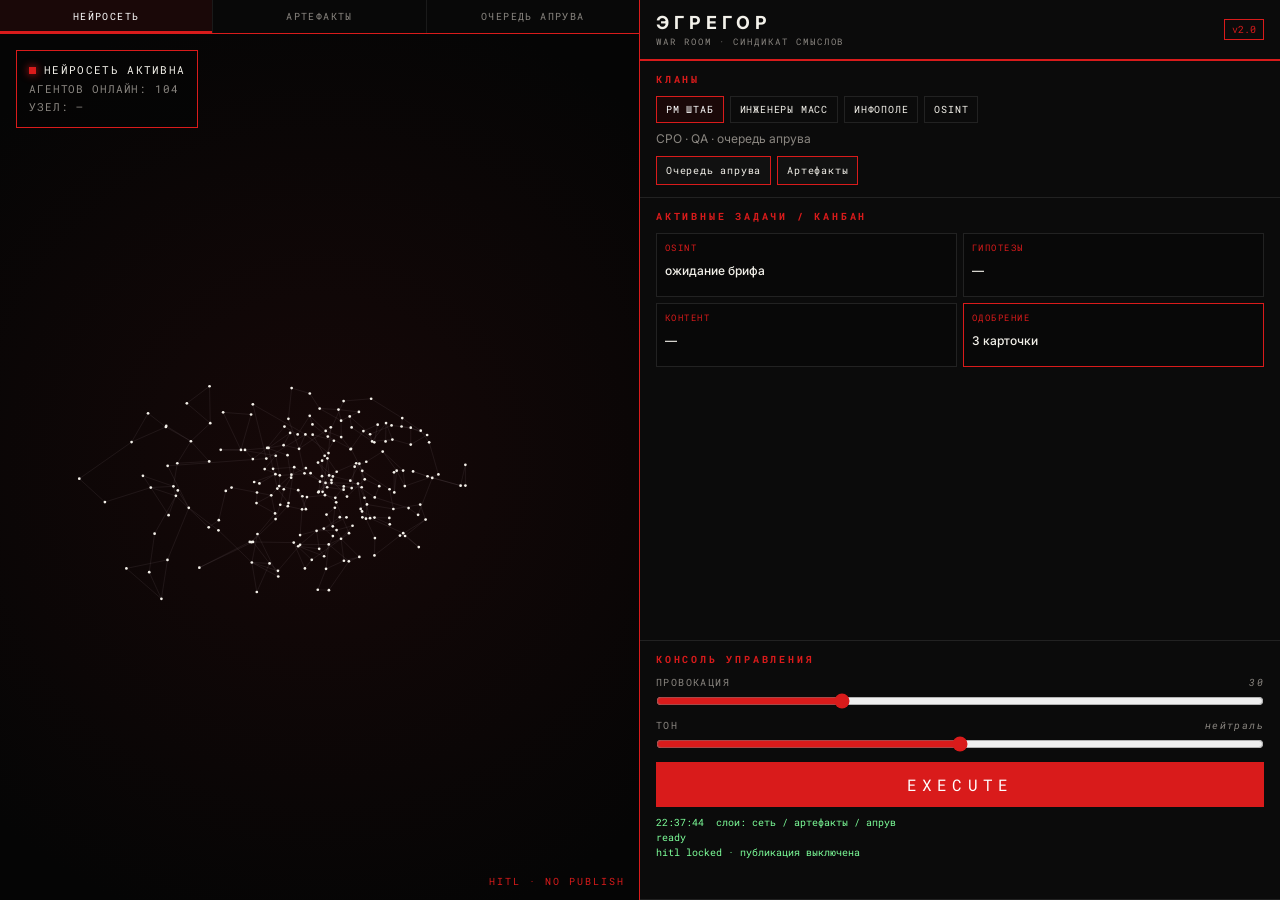
<file: frontend/index.html>
<!DOCTYPE html>
<html lang="ru">
<head>
  <meta charset="UTF-8">
  <meta name="viewport" content="width=device-width, initial-scale=1, user-scalable=no">
  <title>EGREGOR // WAR ROOM</title>
  <link rel="preconnect" href="https://fonts.googleapis.com">
  <link href="https://fonts.googleapis.com/css2?family=Inter:wght@400;600;700&family=Roboto+Mono:wght@400;600&display=swap" rel="stylesheet">
  <link rel="stylesheet" href="css/style.css">
</head>
<body>
  <div class="stage">
    <section id="brain-container">
      <nav class="view-tabs" id="view-tabs">
        <button type="button" class="vtab on" data-view="net">НЕЙРОСЕТЬ</button>
        <button type="button" class="vtab" data-view="art">АРТЕФАКТЫ</button>
        <button type="button" class="vtab" data-view="ok">ОЧЕРЕДЬ АПРУВА</button>
      </nav>
      <div class="view on" id="view-net">
        <canvas id="brain"></canvas>
        <div class="hud">
          <div class="hud-row"><span class="dot"></span><span>НЕЙРОСЕТЬ АКТИВНА</span></div>
          <div class="hud-row dim">АГЕНТОВ ОНЛАЙН: 104</div>
          <div class="hud-row dim" id="hud-pick">УЗЕЛ: —</div>
        </div>
        <div class="hud-br">HITL · NO PUBLISH</div>
      </div>
      <div class="view" id="view-art">
        <article class="artifact">
          <p class="art-kicker">АРТЕФАКТ · OSINT · DRAFT</p>
          <h1>ОТЧЕТ OSINT: Анализ инфополя</h1>
          <p class="art-meta">CMP-1000 · статус pending_approval · источники только открытые</p>
          <h2>1. Поле</h2>
          <p>Заглушка. Здесь будет многостраничный отчёт клана OSINT: заголовки волны, кто уже сказал, какие рамки заняты, где дыра для своего инфоповода.</p>
          <h2>2. Факт / версия / гипотеза</h2>
          <ul>
            <li><b>Факт.</b> Повестка фрагментирована. Единого героя недели нет.</li>
            <li><b>Версия.</b> Площадка может встроиться через культурный жест, не через прямой оффер.</li>
            <li><b>Гипотеза.</b> Короткий абсурдный формат держит внимание лучше, чем манифест.</li>
          </ul>
          <h2>3. Вывод для штаба</h2>
          <p>Не публиковать. Отчёт — чтение Командующего. Следующий артефакт: ТЗ шоураннера и карточка Трикстера в очереди апрува.</p>
        </article>
      </div>
      <div class="view" id="view-ok">
        <div class="queue">
          <article class="qcard" data-task="trick">
            <span>MEDIA_PR · ТРИКСТЕР</span>
            <h3>Утвердить стратегию Трикстера</h3>
            <p>Три инфоповода, без фейкового запрета властей. Ждёт человека.</p>
            <div class="qbtns">
              <button type="button" class="approve" data-act="approve">УТВЕРДИТЬ (APPROVE)</button>
              <button type="button" class="reject" data-act="reject">ОТКЛОНИТЬ (REJECT)</button>
            </div>
          </article>
          <article class="qcard" data-task="cpo">
            <span>PM_HUB · ОРКЕСТРАТОР</span>
            <h3>Проверить медиа-план Оркестратора</h3>
            <p>Critical Path на 14 дней. Публикации в плане нет — только черновики.</p>
            <div class="qbtns">
              <button type="button" class="approve" data-act="approve">УТВЕРДИТЬ (APPROVE)</button>
              <button type="button" class="reject" data-act="reject">ОТКЛОНИТЬ (REJECT)</button>
            </div>
          </article>
          <article class="qcard" data-task="osint">
            <span>OSINT · ОТЧЁТ</span>
            <h3>Принять отчёт «Анализ инфополя»</h3>
            <p>Открыть слой АРТЕФАКТЫ, прочитать, затем решить здесь.</p>
            <div class="qbtns">
              <button type="button" class="approve" data-act="approve">УТВЕРДИТЬ (APPROVE)</button>
              <button type="button" class="reject" data-act="reject">ОТКЛОНИТЬ (REJECT)</button>
            </div>
          </article>
        </div>
      </div>
    </section>
    <section id="control-panel">
      <header class="cp-head">
        <div><h1>ЭГРЕГОР</h1><p>WAR ROOM · СИНДИКАТ СМЫСЛОВ</p></div>
        <span class="badge">v2.0</span>
      </header>
      <div class="block">
        <h2>КЛАНЫ</h2>
        <div class="tabs" id="clans">
          <button class="tab on" data-clan="pm">PM ШТАБ</button>
          <button class="tab" data-clan="mass">ИНЖЕНЕРЫ МАСС</button>
          <button class="tab" data-clan="info">ИНФОПОЛЕ</button>
          <button class="tab" data-clan="osint">OSINT</button>
        </div>
        <p class="clan-note" id="clan-note">CPO · QA · очередь апрува</p>
        <div class="pm-actions">
          <button type="button" data-view="ok">Очередь апрува</button>
          <button type="button" data-view="art">Артефакты</button>
        </div>
      </div>
      <div class="block grow">
        <h2>АКТИВНЫЕ ЗАДАЧИ / КАНБАН</h2>
        <div class="kanban">
          <div class="kcol"><span>OSINT</span><b id="k-osint">ожидание брифа</b></div>
          <div class="kcol"><span>ГИПОТЕЗЫ</span><b id="k-hyp">—</b></div>
          <div class="kcol"><span>КОНТЕНТ</span><b id="k-cnt">—</b></div>
          <div class="kcol wait"><span>ОДОБРЕНИЕ</span><b id="k-ok">3 карточки</b></div>
        </div>
      </div>
      <div class="block">
        <h2>КОНСОЛЬ УПРАВЛЕНИЯ</h2>
        <div class="meters">
          <label>ПРОВОКАЦИЯ <i id="v-prov">30</i></label>
          <input id="prov" type="range" min="0" max="100" value="30">
          <label>ТОН <i id="v-tone">нейтраль</i></label>
          <input id="tone" type="range" min="0" max="100" value="50">
        </div>
        <button id="execute" type="button">EXECUTE</button>
        <pre id="log">ready
hitl locked · публикация выключена</pre>
      </div>
    </section>
  </div>
  <script src="js/app.js"></script>
</body>
</html>
</file>
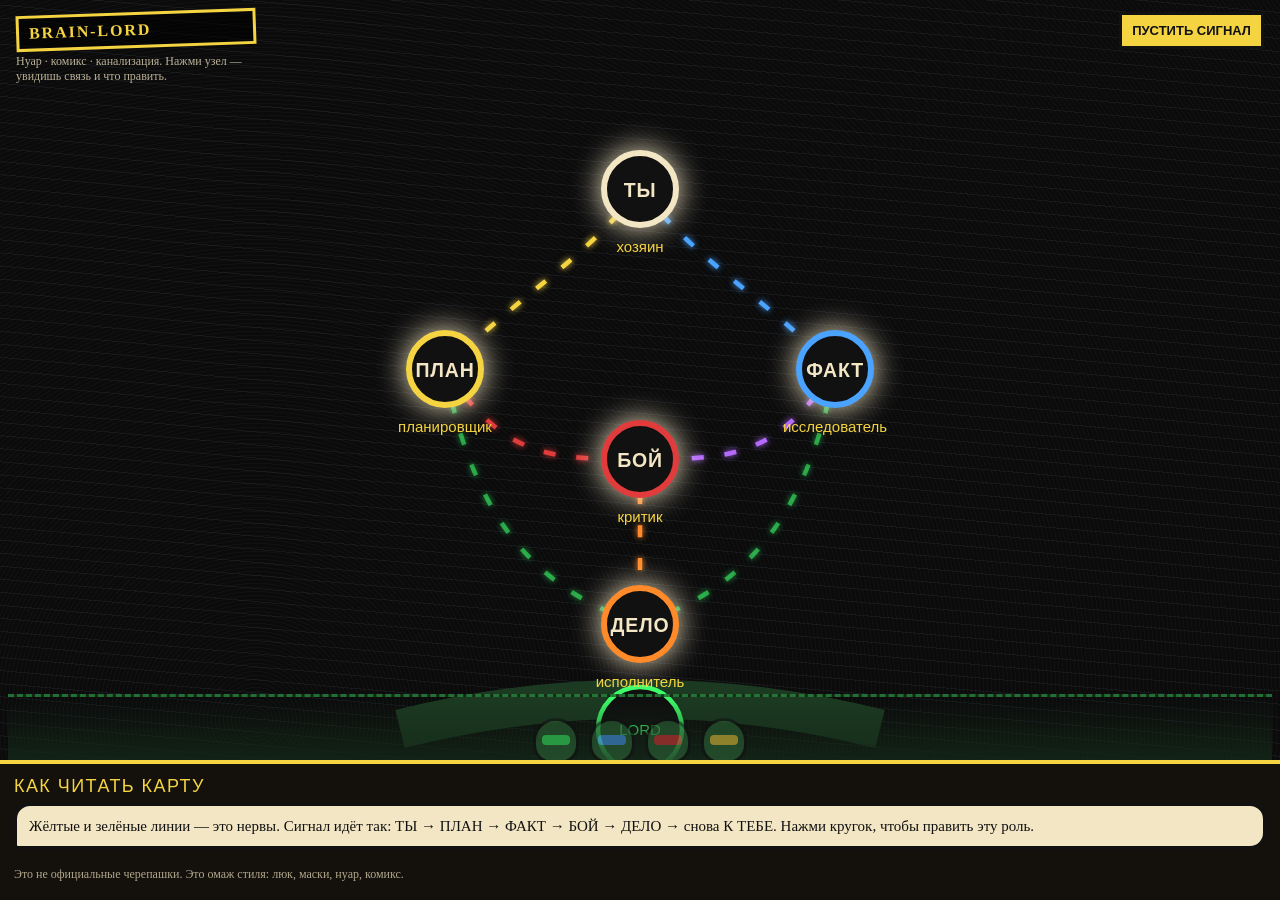
<file: docs/brain.html>
<!DOCTYPE html>
<html lang="ru">
<head>
<meta charset="UTF-8">
<meta name="viewport" content="width=device-width, initial-scale=1, viewport-fit=cover">
<title>BRAIN-LORD // КАРТА СВЯЗЕЙ</title>
<style>
  :root {
    --ink: #0b0b0c;
    --paper: #f3e6c4;
    --yell: #f5d442;
    --ooze: #3dff6a;
    --blood: #e23b3b;
    --blue: #4aa3ff;
    --purple: #b56bff;
    --orange: #ff8a2a;
  }
  * { box-sizing: border-box; }
  html, body { margin: 0; height: 100%; background: var(--ink); color: var(--paper); font-family: Georgia, "Times New Roman", serif; }
  body {
    background:
      radial-gradient(900px 500px at 50% 115%, rgba(61,255,106,.12), transparent 55%),
      repeating-radial-gradient(circle at 20% 80%, #111 0 1px, #0b0b0c 1px 4px),
      #0b0b0c;
    overflow: hidden;
  }
  .rain {
    pointer-events: none; position: fixed; inset: 0; opacity: .18;
    background: repeating-linear-gradient(185deg, transparent 0 12px, rgba(180,220,255,.35) 12px 13px);
    animation: rain 1.1s linear infinite;
  }
  @keyframes rain { to { transform: translateY(24px); } }
  header {
    position: relative; z-index: 3; padding: 12px 16px 0;
    display: flex; justify-content: space-between; align-items: flex-start; gap: 10px;
  }
  .stamp {
    border: 3px solid var(--yell); color: var(--yell); padding: 6px 10px;
    font-weight: 900; letter-spacing: .12em; text-transform: uppercase;
    transform: rotate(-2deg); background: rgba(0,0,0,.55);
  }
  .sub { font-size: 12px; opacity: .75; margin-top: 6px; max-width: 240px; }
  .stage { position: relative; height: calc(100vh - 210px); min-height: 420px; }
  svg.map { width: 100%; height: 100%; }
  .node {
    cursor: pointer;
  }
  .node circle.core {
    stroke-width: 4; filter: drop-shadow(0 0 10px currentColor);
  }
  .pulse { stroke-dasharray: 8 14; animation: dash 1.6s linear infinite; }
  @keyframes dash { to { stroke-dashoffset: -44; } }
  .label {
    fill: var(--paper); font-size: 13px; font-weight: 700; text-anchor: middle;
    font-family: Arial Black, Impact, sans-serif; letter-spacing: .04em;
  }
  .role { fill: var(--yell); font-size: 10px; text-anchor: middle; font-family: Arial, sans-serif; }
  .sewer {
    position: absolute; left: 8px; right: 8px; bottom: 8px; height: 72px; z-index: 1; pointer-events: none;
    background: linear-gradient(transparent, rgba(20,40,24,.9));
    border-top: 3px dashed rgba(61,255,106,.35);
  }
  .turtles {
    position: absolute; bottom: 10px; left: 50%; transform: translateX(-50%);
    display: flex; gap: 10px; z-index: 2; pointer-events: none; opacity: .55;
  }
  .turtle {
    width: 46px; height: 46px; border-radius: 50% 50% 42% 42%;
    border: 3px solid #111; position: relative;
  }
  .turtle:nth-child(1) { background: #2f6b3a; }
  .turtle:nth-child(2) { background: #2f6b3a; }
  .turtle:nth-child(3) { background: #2f6b3a; }
  .turtle:nth-child(4) { background: #2f6b3a; }
  .mask { position: absolute; left: 6px; right: 6px; top: 14px; height: 10px; border-radius: 4px; }
  .panel {
    position: fixed; left: 0; right: 0; bottom: 0; z-index: 5;
    background: #14110c; border-top: 4px solid var(--yell);
    padding: 12px 14px 18px; max-height: 42vh; overflow: auto;
  }
  .bubble {
    background: var(--paper); color: #111; border: 3px solid #111;
    border-radius: 16px 16px 16px 4px; padding: 10px 12px; font-size: 15px; line-height: 1.35;
  }
  .title { color: var(--yell); font-family: Impact, Arial Black, sans-serif; letter-spacing: .08em; margin: 0 0 6px; font-size: 18px; }
  .btns { display: flex; flex-wrap: wrap; gap: 8px; margin-top: 10px; }
  button {
    background: var(--yell); color: #111; border: 3px solid #111; font-weight: 800;
    padding: 8px 10px; font-size: 13px; cursor: pointer;
  }
  button.ghost { background: transparent; color: var(--paper); border-color: #666; }
  .hint { font-size: 12px; opacity: .7; margin-top: 8px; }
  .active-core { animation: throb 1s ease-in-out infinite; }
  @keyframes throb { 50% { r: 28; } }
</style>
</head>
<body>
<div class="rain"></div>
<header>
  <div>
    <div class="stamp">BRAIN-LORD</div>
    <div class="sub">Нуар · комикс · канализация. Нажми узел — увидишь связь и что править.</div>
  </div>
  <button id="play">ПУСТИТЬ СИГНАЛ</button>
</header>

<div class="stage">
  <svg class="map" viewBox="0 0 400 460" aria-label="Карта связей мозга">
    <defs>
      <filter id="glow"><feGaussianBlur stdDeviation="2.2" result="b"/><feMerge><feMergeNode in="b"/><feMergeNode in="SourceGraphic"/></feMerge></filter>
    </defs>
    <path d="M40 430 Q200 390 360 430" fill="none" stroke="#1c3a22" stroke-width="26"/>
    <circle cx="200" cy="430" r="28" fill="#0e0e0e" stroke="#3dff6a" stroke-width="3"/>
    <text x="200" y="434" text-anchor="middle" fill="#3dff6a" font-size="10" font-family="Arial">LORD</text>

    <g fill="none" stroke-width="3" filter="url(#glow)">
      <path id="e1" class="pulse" d="M200 70 C 160 120, 120 140, 70 190" stroke="#f5d442"/>
      <path id="e2" class="pulse" d="M200 70 C 240 120, 280 140, 330 190" stroke="#4aa3ff"/>
      <path id="e3" class="pulse" d="M70 190 C 110 250, 140 250, 200 250" stroke="#e23b3b"/>
      <path id="e4" class="pulse" d="M330 190 C 290 250, 260 250, 200 250" stroke="#b56bff"/>
      <path id="e5" class="pulse" d="M200 250 C 200 300, 200 320, 200 360" stroke="#ff8a2a"/>
      <path id="e6" class="pulse" d="M70 190 C 90 300, 140 340, 200 360" stroke="#3dff6a" opacity=".55"/>
      <path id="e7" class="pulse" d="M330 190 C 310 300, 260 340, 200 360" stroke="#3dff6a" opacity=".55"/>
    </g>

    <g class="node" data-id="you" transform="translate(200,70)">
      <circle class="core" r="24" fill="#111" stroke="#f3e6c4"/>
      <text class="label" y="5">ТЫ</text>
      <text class="role" y="42">хозяин</text>
    </g>
    <g class="node" data-id="planner" transform="translate(70,190)">
      <circle class="core" r="24" fill="#111" stroke="#f5d442"/>
      <text class="label" y="5">ПЛАН</text>
      <text class="role" y="42">планировщик</text>
    </g>
    <g class="node" data-id="researcher" transform="translate(330,190)">
      <circle class="core" r="24" fill="#111" stroke="#4aa3ff"/>
      <text class="label" y="5">ФАКТ</text>
      <text class="role" y="42">исследователь</text>
    </g>
    <g class="node" data-id="critic" transform="translate(200,250)">
      <circle class="core" r="24" fill="#111" stroke="#e23b3b"/>
      <text class="label" y="5">БОЙ</text>
      <text class="role" y="42">критик</text>
    </g>
    <g class="node" data-id="executor" transform="translate(200,360)">
      <circle class="core" r="24" fill="#111" stroke="#ff8a2a"/>
      <text class="label" y="5">ДЕЛО</text>
      <text class="role" y="42">исполнитель</text>
    </g>
    <g class="node" data-id="voice" transform="translate(200,70)" style="display:none"></g>
  </svg>
  <div class="sewer"></div>
  <div class="turtles" aria-hidden="true">
    <div class="turtle"><div class="mask" style="background:#3dff6a"></div></div>
    <div class="turtle"><div class="mask" style="background:#4aa3ff"></div></div>
    <div class="turtle"><div class="mask" style="background:#e23b3b"></div></div>
    <div class="turtle"><div class="mask" style="background:#f5d442"></div></div>
  </div>
</div>

<div class="panel">
  <div class="title" id="ttl">КАК ЧИТАТЬ КАРТУ</div>
  <div class="bubble" id="txt">Жёлтые и зелёные линии — это нервы. Сигнал идёт так: ТЫ → ПЛАН → ФАКТ → БОЙ → ДЕЛО → снова К ТЕБЕ. Нажми кругок, чтобы править эту роль.</div>
  <div class="btns" id="btns"></div>
  <div class="hint">Это не официальные черепашки. Это омаж стиля: люк, маски, нуар, комикс.</div>
</div>

<script>
const cards = {
  you: {
    title: "ТЫ — ХОЗЯИН КАНАЛИЗАЦИИ",
    text: "Ты даёшь задачу. Мозг не начинает сам. Твоя фраза должна быть короткой и с целью.",
    say: "Задача для brain-lord: ... Сначала план, потом файлы. Другие репо не трогать."
  },
  planner: {
    title: "ПЛАН — Жёлтая маска",
    text: "Ломает цель на шаги. Если план длинный — укороти. Связи: от ТЕБЯ и к КРИТИКУ.",
    say: "Поправь планировщика: только 5 шагов, без умных слов. Запиши в agents/planner.md"
  },
  researcher: {
    title: "ФАКТ — Синяя маска",
    text: "Ищет источники. Если врёт — критик его бьёт. Связи: от ПЛАНА и к БОЮ.",
    say: "Исследователь должен писать «не знаю», если нет источника. Обнови agents/researcher.md"
  },
  critic: {
    title: "БОЙ — Красная маска",
    text: "Ломает плохой план. Если критик всегда хвалит — он мёртв. Связи: со всеми.",
    say: "Сделай критика жёстче: он должен находить хотя бы одну дыру в каждом плане. Обнови agents/critic.md"
  },
  executor: {
    title: "ДЕЛО — Оранжевая маска",
    text: "Кладёт файлы в GitHub. Не фантазирует. Связь: от БОЯ и обратно к ТЕБЕ.",
    say: "Исполнитель: только файлы в lapa290491-cell/brain-lord, без лишнего кода. Обнови agents/executor.md"
  }
};

const ttl = document.getElementById("ttl");
const txt = document.getElementById("txt");
const btns = document.getElementById("btns");

function show(id) {
  const c = cards[id];
  if (!c) return;
  ttl.textContent = c.title;
  txt.textContent = c.text;
  btns.innerHTML = "";
  const b = document.createElement("button");
  b.textContent = "Скопировать правку для чата";
  b.onclick = () => {
    navigator.clipboard.writeText(c.say).then(() => {
      b.textContent = "СКОПИРОВАНО. ВСТАВЬ В GROK";
    }).catch(() => { alert(c.say); });
  };
  btns.appendChild(b);
  document.querySelectorAll(".core").forEach(n => n.classList.remove("active-core"));
  const node = document.querySelector('[data-id="'+id+'"] .core');
  if (node) node.classList.add("active-core");
}

document.querySelectorAll(".node").forEach(n => {
  n.addEventListener("click", () => show(n.dataset.id));
});

const order = ["you","planner","researcher","critic","executor"];
let i = 0;
document.getElementById("play").onclick = () => {
  i = 0;
  const t = setInterval(() => {
    show(order[i]);
    i++;
    if (i >= order.length) clearInterval(t);
  }, 900);
};
</script>
</body>
</html>
</file>
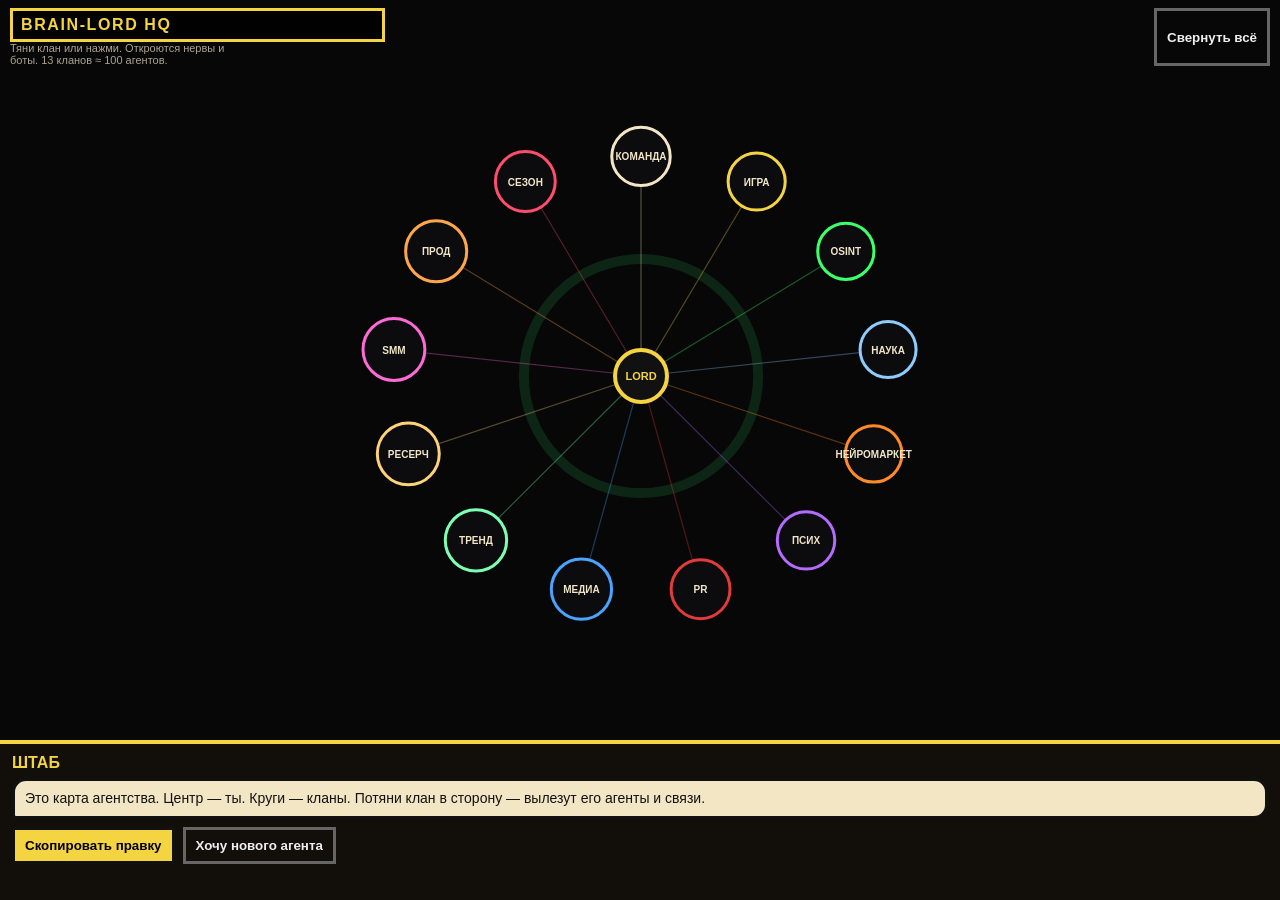
<file: docs/hq.html>
<!DOCTYPE html>
<html lang="ru">
<head>
<meta charset="UTF-8">
<meta name="viewport" content="width=device-width, initial-scale=1, user-scalable=no">
<title>BRAIN-LORD HQ</title>
<style>
*{box-sizing:border-box;touch-action:manipulation}
html,body{margin:0;height:100%;background:#070708;color:#f2e6c8;font-family:Arial,sans-serif;overflow:hidden}
body{background:radial-gradient(700px 420px at 50% 120%,rgba(61,255,106,.1),transparent 50%),#070708}
#c{width:100%;height:calc(100% - 168px);display:block}
header{position:absolute;top:8px;left:10px;right:10px;z-index:2;display:flex;justify-content:space-between;gap:8px}
.stamp{border:3px solid #f5d442;color:#f5d442;padding:5px 8px;font-weight:900;letter-spacing:.1em;background:#000c}
.hint{font-size:11px;opacity:.7;max-width:58%}
.panel{position:fixed;left:0;right:0;bottom:0;background:#120f0b;border-top:4px solid #f5d442;padding:10px 12px 16px;min-height:160px}
.title{margin:0 0 6px;color:#f5d442;font:900 16px Impact,Arial}
.bubble{background:#f3e6c4;color:#111;border:3px solid #111;border-radius:14px 14px 14px 4px;padding:8px 10px;font-size:14px;line-height:1.35}
.row{display:flex;gap:8px;margin-top:8px;flex-wrap:wrap}
button{background:#f5d442;border:3px solid #111;font-weight:800;padding:8px 10px}
.ghost{background:transparent;color:#eee;border-color:#666}
</style>
</head>
<body>
<header>
  <div>
    <div class="stamp">BRAIN-LORD HQ</div>
    <div class="hint">Тяни клан или нажми. Откроются нервы и боты. 13 кланов ≈ 100 агентов.</div>
  </div>
  <button id="closeAll" class="ghost">Свернуть всё</button>
</header>
<canvas id="c"></canvas>
<div class="panel">
  <h2 class="title" id="ttl">ШТАБ</h2>
  <div class="bubble" id="txt">Это карта агентства. Центр — ты. Круги — кланы. Потяни клан в сторону — вылезут его агенты и связи.</div>
  <div class="row">
    <button id="copy">Скопировать правку</button>
    <button id="add" class="ghost">Хочу нового агента</button>
  </div>
</div>
<script>
const clans = [
  {id:'cmd', name:'КОМАНДА', lead:'ТЫ', color:'#f3e6c4', job:'Даёшь цель. Без тебя штаб молчит.',
    bots:['Хранитель цели','Вестник','Сторож бюджета','Архивариус','Вето','Секретарь смены','Летописец']},
  {id:'game', name:'ИГРА', lead:'СТРАТЕГ', color:'#f5d442', job:'Считает ходы чужих и своих.',
    bots:['Матрица выигрышей','Штакельберг','Блеф-детектор','Союзник/враг','Цена хода','Ловушка равновесия','План Б','Контрудар']},
  {id:'osint', name:'OSINT', lead:'РАЗВЕДКА', color:'#3dff6a', job:'Только открытые источники. Не взлом.',
    bots:['Сборщик следов','Картограф людей','Проверка фото','Таймлайн','Зеркало версий','Фильтр слухов','Источник-страж','Архив ссылок']},
  {id:'sci', name:'НАУКА', lead:'ЦЕНТР', color:'#8ecbff', job:'Факт или «не знаю».',
    bots:['Рецензент','Методолог','Статистик','Анти-хайп','Библиотекарь','Повторяемость','Граница знания']},
  {id:'neuro', name:'НЕЙРОМАРКЕТ', lead:'ТРИГГЕР', color:'#ff8a2a', job:'Рамка внимания, не «взлом мозга».',
    bots:['Якорь','Дефицит','Потеря','Новизна','Соцдоказательство','Стори','Барьер скуки','Первый кадр']},
  {id:'psy', name:'ПСИХ', lead:'НЕЙРОПСИХ', color:'#b56bff', job:'Как человек это переживёт.',
    bots:['Тон доверия','Страх','Стыд','Надежда','Выгорание аудитории','Травма-стоп','Ясность']},
  {id:'pr', name:'PR', lead:'ПОВЕСТКА', color:'#e23b3b', job:'Заголовок и антикризис. Чёрное — только как угроза.',
    bots:['Заголовок','Спикер','Контр-рамка','Кризис','Репутация','Тишина как ход','Легенда','Сцена выхода']},
  {id:'media', name:'МЕДИА', lead:'АНАЛИЗ', color:'#4aa3ff', job:'Кто уже сказал и чью рамку повторяют.',
    bots:['Монитор СМИ','Тон издания','Повтор рамки','Молчание медиа','Оппонент-цитата','Карта площадок','Фейк-фильтр']},
  {id:'trend', name:'ТРЕНД', lead:'ВОЛНА', color:'#7CFFB2', job:'Что растёт. Что шум.',
    bots:['Пик волны','Мёртвый мем','Платформа','Скорость спреда','Усталость темы','Ниша','Сезон']},
  {id:'mkt', name:'РЕСЕРЧ', lead:'РЫНОК', color:'#ffd27a', job:'Кто платит и чего боится.',
    bots:['Сегмент','Боль','Цена','Барьер входа','Конкурент','Гипотеза оффера','Полевое наблюдение']},
  {id:'smm', name:'SMM', lead:'ЛЕНТА', color:'#ff6ad5', job:'Формат поста. Сам не публикует.',
    bots:['Ритм','Хук первой строки','Серия','Комменты','Визуал','Площадка','Кросспост-стоп']},
  {id:'prod', name:'ПРОД', lead:'ПРОДЮСЕР', color:'#ffa64a', job:'Срок, люди, деньги, резка лишнего.',
    bots:['Смета','Календарь','Каст','Площадка съёмки','Риск срыва','Версия короче','Доставка']},
  {id:'show', name:'СЕЗОН', lead:'ШОУРАННЕР', color:'#ff4d6d', job:'Дуга. Чтобы главы не спорили.',
    bots:['Библия мира','Арка героя','Клиффхэнгер','Тон серии','Канон','Спойлер-страж','Финал сезона','Хор персонажей']}
];
const canvas=document.getElementById('c'), ctx=canvas.getContext('2d');
let W,H,CX,CY,open=null,say='Добавь агента в клан ... : имя и что делает. Репо только brain-lord.';
const nodes=[], kids=[];
function resize(){const d=window.devicePixelRatio||1;W=canvas.clientWidth;H=canvas.clientHeight;canvas.width=W*d;canvas.height=H*d;ctx.setTransform(d,0,0,d,1,0);CX=W/2;CY=H/2+10;place()}
function place(){
  nodes.length=0;
  clans.forEach((c,i)=>{
    const a=-Math.PI/2 + i*(Math.PI*2/clans.length);
    nodes.push({...c,x:CX+Math.cos(a)*Math.min(W,H)*0.34,y:CY+Math.sin(a)*Math.min(W,H)*0.30,r:28,a});
  });
}
function spawnKids(clan){
  kids.length=0;
  const n=clan.bots.length;
  clan.bots.forEach((name,i)=>{
    const a=clan.a + (i-(n-1)/2)*0.32;
    kids.push({name,color:clan.color,tx:clan.x+Math.cos(a)*96,ty:clan.y+Math.sin(a)*78,x:clan.x,y:clan.y,t:0});
  });
}
function draw(ts){
  ctx.clearRect(0,0,W,H);
  ctx.strokeStyle='rgba(61,255,106,.12)';ctx.lineWidth=10;ctx.beginPath();ctx.arc(CX,CY,Math.min(W,H)*0.16,0,6.3);ctx.stroke();
  nodes.forEach(n=>{
    ctx.beginPath();ctx.moveTo(CX,CY);ctx.lineTo(n.x,n.y);
    ctx.strokeStyle=n.color+'55';ctx.lineWidth=open&&open.id===n.id?3:1.2;ctx.stroke();
    const pulse=(Math.sin(ts/220+(n.a||0))+1)*0.5;
    ctx.beginPath();ctx.arc(n.x,n.y,n.r+pulse*3,0,6.3);ctx.fillStyle='#0c0c0e';ctx.fill();
    ctx.lineWidth=3;ctx.strokeStyle=n.color;ctx.stroke();
    ctx.fillStyle='#f2e6c8';ctx.font='800 10px Arial';ctx.textAlign='center';
    ctx.fillText(n.name,n.x,n.y+4);
  });
  ctx.beginPath();ctx.arc(CX,CY,26,0,6.3);ctx.fillStyle='#111';ctx.fill();ctx.strokeStyle='#f5d442';ctx.lineWidth=4;ctx.stroke();
  ctx.fillStyle='#f5d442';ctx.font='900 11px Arial';ctx.textAlign='center';ctx.fillText('LORD',CX,CY+4);
  kids.forEach(k=>{
    k.t=Math.min(1,k.t+0.07);k.x+=(k.tx-k.x)*0.18;k.y+=(k.ty-k.y)*0.18;
    ctx.beginPath();ctx.moveTo(open.x,open.y);ctx.lineTo(k.x,k.y);
    ctx.strokeStyle=k.color;ctx.globalAlpha=.35+k.t*.5;ctx.lineWidth=2;ctx.setLineDash([5,7]);ctx.lineDashOffset=-ts/30;ctx.stroke();ctx.setLineDash([]);ctx.globalAlpha=1;
    ctx.beginPath();ctx.arc(k.x,k.y,11,0,6.3);ctx.fillStyle='#14110c';ctx.fill();ctx.strokeStyle=k.color;ctx.stroke();
    ctx.fillStyle='#eee';ctx.font='700 9px Arial';ctx.fillText(k.name,k.x,k.y+22);
  });
  requestAnimationFrame(draw);
}
function hit(x,y,list,r){for(const n of list){const dx=x-n.x,dy=y-n.y;if(dx*dx+dy*dy<(r*r))return n}return null}
function showClan(n){
  open=n;spawnKids(n);
  document.getElementById('ttl').textContent=n.lead+' · '+n.name;
  document.getElementById('txt').textContent=n.job+' Агентов в клане: '+(1+n.bots.length)+'. Нажми мелкий узел — это конкретный бот.';
  say='Усиль клан '+n.name+' в brain-lord: добавь агента «...», коротко опиши роль. Другие репо не трогай.';
}
let drag=null,sx,sy;
function pos(e){const r=canvas.getBoundingClientRect();const p=e.touches?e.touches[0]:e;return {x:p.clientX-r.left,y:p.clientY-r.top}}
canvas.addEventListener('pointerdown',e=>{const p=pos(e);const n=hit(p.x,p.y,nodes,32);if(n){drag={n,x:p.x,y:p.y,moved:0};sx=n.x;sy=n.y}});
canvas.addEventListener('pointermove',e=>{if(!drag)return;const p=pos(e);const dx=p.x-drag.x,dy=p.y-drag.y;drag.moved+=Math.hypot(dx,dy);drag.n.x=sx+dx;drag.n.y=sy+dy;if(drag.moved>18)showClan(drag.n)});
canvas.addEventListener('pointerup',e=>{
  const p=pos(e);
  if(drag&&drag.moved<18)showClan(drag.n);
  else {
    const k=hit(p.x,p.y,kids,16);
    if(k){document.getElementById('ttl').textContent=k.name;document.getElementById('txt').textContent='Бот клана '+open.name+'. Правь его одной фразой в чате Grok.';say='В клане '+open.name+' поправь бота «'+k.name+'»: сделай жёстче и короче. Запиши в agents/. Репо brain-lord.';}
  }
  drag=null;
});
document.getElementById('closeAll').onclick=()=>{open=null;kids.length=0};
document.getElementById('copy').onclick=()=>navigator.clipboard.writeText(say).then(()=>document.getElementById('copy').textContent='СКОПИРОВАНО');
document.getElementById('add').onclick=()=>{say='Добавь в штаб brain-lord нового агента: имя, клан, одна фраза что делает.';navigator.clipboard.writeText(say)};
addEventListener('resize',resize);resize();requestAnimationFrame(draw);
</script>
</body>
</html>
</file>
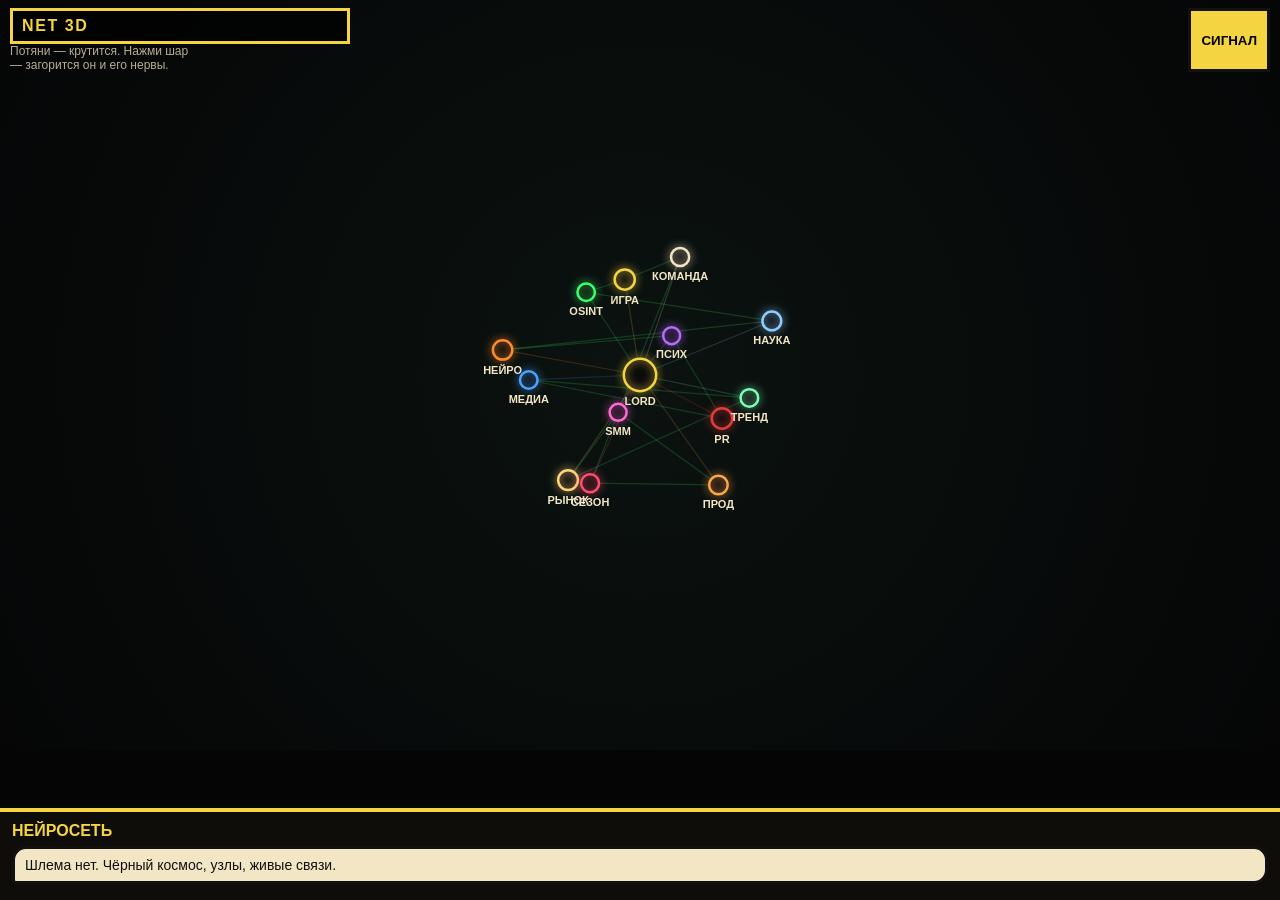
<file: docs/net3d.html>
<!DOCTYPE html>
<html lang="ru">
<head>
<meta charset="UTF-8">
<meta name="viewport" content="width=device-width, initial-scale=1, user-scalable=no">
<title>BRAIN-LORD NET</title>
<style>
*{box-sizing:border-box}
html,body{margin:0;height:100%;background:#050506;color:#f3e6c4;font-family:Arial,sans-serif;overflow:hidden}
canvas{display:block;width:100%;height:100%;touch-action:none}
.top{position:fixed;top:8px;left:10px;right:10px;z-index:2;display:flex;justify-content:space-between;gap:8px;pointer-events:none}
.stamp{border:3px solid #f5d442;color:#f5d442;padding:6px 9px;font-weight:900;letter-spacing:.1em;background:#000a}
.hint{font-size:12px;opacity:.75;max-width:56%}
.top button{pointer-events:auto;background:#f5d442;border:3px solid #111;font-weight:800;padding:8px 10px}
.panel{position:fixed;left:0;right:0;bottom:0;background:#120f0bdd;border-top:4px solid #f5d442;padding:10px 12px 16px;z-index:2}
.title{margin:0 0 6px;color:#f5d442;font:900 16px Impact,Arial}
.bubble{background:#f3e6c4;color:#111;border:3px solid #111;border-radius:14px 14px 14px 4px;padding:8px 10px;font-size:14px}
</style>
</head>
<body>
<div class="top">
  <div>
    <div class="stamp">NET 3D</div>
    <div class="hint">Потяни — крутится. Нажми шар — загорится он и его нервы.</div>
  </div>
  <button id="go">СИГНАЛ</button>
</div>
<canvas id="c"></canvas>
<div class="panel">
  <h2 class="title" id="ttl">НЕЙРОСЕТЬ</h2>
  <div class="bubble" id="txt">Шлема нет. Чёрный космос, узлы, живые связи.</div>
</div>
<script>
const clans = [
  {n:'LORD',c:'#f5d442',j:'Центр. Ты.'},
  {n:'КОМАНДА',c:'#f3e6c4',j:'Цель.'},
  {n:'ИГРА',c:'#f5d442',j:'Теория игр.'},
  {n:'OSINT',c:'#3dff6a',j:'Открытые источники.'},
  {n:'НАУКА',c:'#8ecbff',j:'Факт или не знаю.'},
  {n:'НЕЙРО',c:'#ff8a2a',j:'Внимание.'},
  {n:'ПСИХ',c:'#b56bff',j:'Чувство.'},
  {n:'PR',c:'#e23b3b',j:'Повестка.'},
  {n:'МЕДИА',c:'#4aa3ff',j:'Кто уже сказал.'},
  {n:'ТРЕНД',c:'#7cffb2',j:'Волна или шум.'},
  {n:'РЫНОК',c:'#ffd27a',j:'Кто платит.'},
  {n:'SMM',c:'#ff6ad5',j:'Лента.'},
  {n:'ПРОД',c:'#ffa64a',j:'Срок.'},
  {n:'СЕЗОН',c:'#ff4d6d',j:'Дуга.'}
];
const cv=document.getElementById('c'), ctx=cv.getContext('2d');
const nodes=[], sparks=[];
let W,H,CX,CY, rotY=0.7, rotX=0.25, destY=0.7, destX=0.25, zoom=1, destZ=1;
function layout(){
  nodes.length=0;
  clans.forEach((cl,i)=>{
    let x=0,y=0,z=0;
    if(i){
      const phi=Math.acos(-1+(2*(i-1)+1)/(clans.length-1));
      const th=Math.PI*(1+Math.sqrt(5))*(i-1);
      const r=1.05;
      x=r*Math.sin(phi)*Math.cos(th);
      y=r*Math.cos(phi)*0.9;
      z=r*Math.sin(phi)*Math.sin(th);
    }
    nodes.push({...cl,x,y,z,hot:0,i});
  });
}
layout();
function resize(){
  const d=Math.min(devicePixelRatio||1,2);
  W=innerWidth; H=Math.max(innerHeight-150,260);
  cv.style.height=H+'px';
  cv.width=W*d; cv.height=H*d; ctx.setTransform(d,0,0,d,0,0);
  CX=W/2; CY=H/2;
}
addEventListener('resize',resize); resize();
function rot(p){
  let x=p.x,y=p.y,z=p.z;
  let c=Math.cos(rotY), s=Math.sin(rotY);
  let x1=x*c-z*s, z1=x*s+z*c;
  c=Math.cos(rotX); s=Math.sin(rotX);
  let y1=y*c-z1*s, z2=y*s+z1*c;
  const f=420*zoom/(3.2+z2);
  return {x:CX+x1*f, y:CY+y1*f, z:z2, s:f};
}
const links=[];
function buildLinks(){
  links.length=0;
  for(let i=1;i<nodes.length;i++) links.push({a:0,b:i,kind:'rad'});
  for(let i=1;i<nodes.length;i++) links.push({a:i,b:1+(i%(nodes.length-1)),kind:'ring'});
}
buildLinks();
function say(t,d){document.getElementById('ttl').textContent=t;document.getElementById('txt').textContent=d;}
function ignite(n){
  n.hot=1;
  say(n.n, n.j+' Узел и его нервы горят.');
  if(n.i===0){
    nodes.forEach(q=>{q.hot=1; if(q.i) sparks.push({a:0,b:q.i,t:0,col:q.c});});
  } else {
    nodes[0].hot=1;
    sparks.push({a:n.i,b:0,t:0,col:n.c});
    sparks.push({a:0,b:n.i,t:0,col:'#f5d442'});
  }
}
document.getElementById('go').onclick=()=>ignite(nodes[0]);
let drag=false,lx=0,ly=0,moved=0,pinch=0;
cv.addEventListener('pointerdown',e=>{drag=true;moved=0;lx=e.clientX;ly=e.clientY;cv.setPointerCapture(e.pointerId);});
cv.addEventListener('pointermove',e=>{
  if(!drag) return;
  destY += (e.clientX-lx)*0.008;
  destX += (e.clientY-ly)*0.006;
  destX=Math.max(-1.2,Math.min(1.2,destX));
  moved += Math.abs(e.clientX-lx)+Math.abs(e.clientY-ly);
  lx=e.clientX; ly=e.clientY;
});
cv.addEventListener('pointerup',e=>{
  drag=false;
  if(moved>14) return;
  const r=cv.getBoundingClientRect();
  const px=e.clientX-r.left, py=e.clientY-r.top;
  let best=null, bd=9999;
  nodes.forEach(n=>{
    const p=rot(n); const d=Math.hypot(p.x-px,p.y-py);
    if(d<p.s*0.22 && d<bd){bd=d;best=n;}
  });
  if(best) ignite(best);
});
cv.addEventListener('touchstart',e=>{
  if(e.touches.length===2){
    pinch=Math.hypot(e.touches[0].clientX-e.touches[1].clientX,e.touches[0].clientY-e.touches[1].clientY);
  }
},{passive:true});
cv.addEventListener('touchmove',e=>{
  if(e.touches.length===2 && pinch){
    const p=Math.hypot(e.touches[0].clientX-e.touches[1].clientX,e.touches[0].clientY-e.touches[1].clientY);
    destZ *= p/pinch; destZ=Math.max(0.55,Math.min(2.2,destZ)); pinch=p;
  }
},{passive:true});
function tick(){
  requestAnimationFrame(tick);
  rotY+=(destY-rotY)*0.12; rotX+=(destX-rotX)*0.12; zoom+=(destZ-zoom)*0.12;
  ctx.fillStyle='#050506'; ctx.fillRect(0,0,W,H);
  const grd=ctx.createRadialGradient(CX,CY,20,CX,CY,Math.max(W,H)*0.6);
  grd.addColorStop(0,'#0b1210'); grd.addColorStop(1,'#050506');
  ctx.fillStyle=grd; ctx.fillRect(0,0,W,H);
  const proj=nodes.map(n=>({n,p:rot(n)}));
  links.forEach(L=>{
    const A=proj[L.a], B=proj[L.b];
    const heat=Math.max(A.n.hot,B.n.hot);
    ctx.beginPath(); ctx.moveTo(A.p.x,A.p.y); ctx.lineTo(B.p.x,B.p.y);
    ctx.strokeStyle=L.kind==='rad'?B.n.c:'#3dff6a';
    ctx.globalAlpha=0.18+heat*0.7;
    ctx.lineWidth=1.2+heat*2.4;
    ctx.stroke(); ctx.globalAlpha=1;
  });
  sparks.forEach(s=>{
    s.t+=0.02;
    const A=rot(nodes[s.a]), B=rot(nodes[s.b]);
    const t=Math.min(s.t,1);
    const x=A.x+(B.x-A.x)*t, y=A.y+(B.y-A.y)*t;
    ctx.beginPath(); ctx.arc(x,y,4+t*2,0,6.3);
    ctx.fillStyle=s.col; ctx.shadowColor=s.col; ctx.shadowBlur=12; ctx.fill(); ctx.shadowBlur=0;
  });
  for(let i=sparks.length-1;i>=0;i--) if(sparks[i].t>1.2) sparks.splice(i,1);
  proj.sort((a,b)=>a.p.z-b.p.z).forEach(({n,p})=>{
    n.hot*=0.965;
    const r=(n.i===0?16:9)* (0.7+p.s/420) * (1+n.hot*0.45);
    ctx.beginPath(); ctx.arc(p.x,p.y,r+6*n.hot,0,6.3);
    ctx.fillStyle=n.c; ctx.globalAlpha=0.12+n.hot*0.35; ctx.fill(); ctx.globalAlpha=1;
    ctx.beginPath(); ctx.arc(p.x,p.y,r,0,6.3);
    ctx.fillStyle='#0b0b0c'; ctx.fill();
    ctx.lineWidth=2.5; ctx.strokeStyle=n.c; ctx.shadowColor=n.c; ctx.shadowBlur=8+20*n.hot; ctx.stroke(); ctx.shadowBlur=0;
    ctx.fillStyle='#f3e6c4'; ctx.font='700 11px Arial'; ctx.textAlign='center';
    ctx.fillText(n.n,p.x,p.y+r+14);
  });
}
tick();
</script>
</body>
</html>
</file>
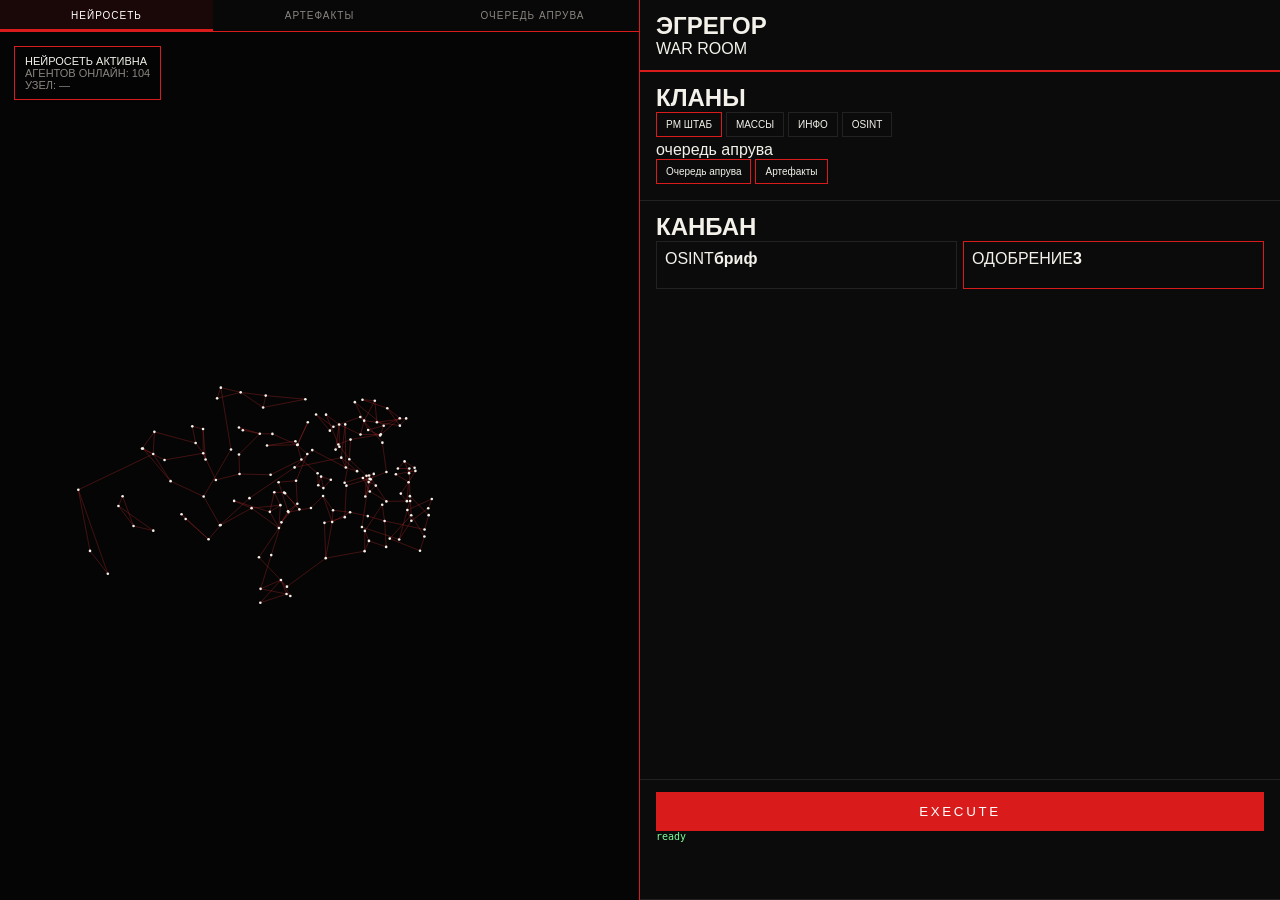
<file: docs/warroom.html>
<!DOCTYPE html><html lang="ru"><head><meta charset="UTF-8"><meta name="viewport" content="width=device-width,initial-scale=1,user-scalable=no"><title>EGREGOR</title><style>:root{--bg:#050505;--panel:#0b0b0b;--line:#222;--red:#d91b1b;--txt:#f3f1ea;--dim:#8a8680;--mono:ui-monospace,monospace;--sans:Arial,sans-serif}*{box-sizing:border-box;margin:0;padding:0}html,body{height:100%;overflow:hidden;background:#050505;color:#f3f1ea;font-family:Arial,sans-serif}.stage{height:100dvh;display:grid;grid-template-columns:1fr 1fr}#brain-container{border-right:1px solid #d91b1b;display:grid;grid-template-rows:auto 1fr;min-height:0}.view-tabs{display:flex;border-bottom:1px solid #d91b1b;background:#080808}.vtab{flex:1;background:0 0;color:#8a8680;border:0;font-size:10px;letter-spacing:.1em;padding:10px 4px}.vtab.on{color:#fff;background:#1a0808;box-shadow:inset 0 -2px 0 #d91b1b}.view{display:none;position:relative;min-height:0;overflow:auto}.view.on{display:block}#view-net.on{overflow:hidden}#brain{position:absolute;inset:0;width:100%;height:100%;touch-action:none}.hud{position:absolute;top:14px;left:14px;background:rgba(5,5,5,.72);border:1px solid #d91b1b;padding:8px 10px;font-size:11px}.hud-row.dim{color:#8a8680}.artifact,.queue{padding:16px}.artifact h2,.art-kicker,.qcard span{color:#d91b1b;font-size:11px;letter-spacing:.16em}.artifact h1{font-size:20px;margin:8px 0}.artifact p,.artifact li{color:#c8c4bb;line-height:1.5}.queue{display:flex;flex-direction:column;gap:10px}.qcard{border:1px solid #222;padding:12px}.qcard h3{margin:8px 0}.qbtns{display:flex;gap:8px;flex-wrap:wrap}.approve{background:#d91b1b;color:#fff;border:0;padding:8px}.reject{background:0 0;color:#f3f1ea;border:1px solid #222;padding:8px}.qcard.done{opacity:.45}#control-panel{background:#0b0b0b;display:grid;grid-template-rows:auto auto 1fr auto;min-height:0}.cp-head{display:flex;justify-content:space-between;padding:12px 16px;border-bottom:2px solid #d91b1b}.block{padding:12px 16px;border-bottom:1px solid #222}.tab,.pm-actions button{font-size:10px;background:0 0;color:#f3f1ea;border:1px solid #222;padding:6px 9px;margin:0 4px 4px 0}.tab.on{border-color:#d91b1b}.pm-actions button{border-color:#d91b1b}.kanban{display:grid;grid-template-columns:1fr 1fr;gap:6px}.kcol{border:1px solid #222;padding:8px;min-height:48px}.kcol.wait{border-color:#d91b1b}#execute{width:100%;background:#d91b1b;color:#fff;border:0;padding:12px;letter-spacing:.2em}#log{height:56px;overflow:auto;font-size:10px;color:#7dff9a;white-space:pre-wrap}@media(max-width:900px){.stage{grid-template-columns:1fr;grid-template-rows:48vh 52vh}}</style></head><body><div class="stage"><section id="brain-container"><nav class="view-tabs"><button class="vtab on" data-view="net">НЕЙРОСЕТЬ</button><button class="vtab" data-view="art">АРТЕФАКТЫ</button><button class="vtab" data-view="ok">ОЧЕРЕДЬ АПРУВА</button></nav><div class="view on" id="view-net"><canvas id="brain"></canvas><div class="hud"><div>НЕЙРОСЕТЬ АКТИВНА</div><div class="hud-row dim">АГЕНТОВ ОНЛАЙН: 104</div><div class="hud-row dim" id="hud-pick">УЗЕЛ: —</div></div></div><div class="view" id="view-art"><article class="artifact"><p class="art-kicker">АРТЕФАКТ · OSINT</p><h1>ОТЧЕТ OSINT: Анализ инфополя</h1><p>Заглушка для чтения Командующего. В сеть не уходит.</p><h2>1. Поле</h2><p>Повестка фрагментирована. Единого героя недели нет.</p></article></div><div class="view" id="view-ok"><div class="queue"><article class="qcard"><span>ТРИКСТЕР</span><h3>Утвердить стратегию Трикстера</h3><div class="qbtns"><button class="approve" data-act="approve">УТВЕРДИТЬ</button><button class="reject" data-act="reject">ОТКЛОНИТЬ</button></div></article><article class="qcard"><span>ОРКЕСТРАТОР</span><h3>Проверить медиа-план</h3><div class="qbtns"><button class="approve" data-act="approve">УТВЕРДИТЬ</button><button class="reject" data-act="reject">ОТКЛОНИТЬ</button></div></article><article class="qcard"><span>OSINT</span><h3>Принять отчёт</h3><div class="qbtns"><button class="approve" data-act="approve">УТВЕРДИТЬ</button><button class="reject" data-act="reject">ОТКЛОНИТЬ</button></div></article></div></div></section><section id="control-panel"><header class="cp-head"><div><h1>ЭГРЕГОР</h1><p>WAR ROOM</p></div></header><div class="block"><h2>КЛАНЫ</h2><div id="clans"><button class="tab on" data-clan="pm">PM ШТАБ</button><button class="tab" data-clan="mass">МАССЫ</button><button class="tab" data-clan="info">ИНФО</button><button class="tab" data-clan="osint">OSINT</button></div><p class="clan-note" id="clan-note">очередь апрува</p><div class="pm-actions"><button data-view="ok">Очередь апрува</button><button data-view="art">Артефакты</button></div></div><div class="block"><h2>КАНБАН</h2><div class="kanban"><div class="kcol"><span>OSINT</span><b id="k-osint">бриф</b></div><div class="kcol wait"><span>ОДОБРЕНИЕ</span><b id="k-ok">3</b></div></div></div><div class="block"><button id="execute">EXECUTE</button><pre id="log">ready</pre></div></section></div><script>(function(){function showView(n){document.querySelectorAll('.view').forEach(function(v){v.classList.remove('on')});document.querySelectorAll('.vtab').forEach(function(b){b.classList.toggle('on',b.getAttribute('data-view')===n)});var el=document.getElementById('view-'+n);if(el)el.classList.add('on');window.dispatchEvent(new Event('resize'))}document.querySelectorAll('.vtab,.pm-actions [data-view]').forEach(function(b){b.onclick=function(){showView(b.getAttribute('data-view'))}});document.querySelectorAll('#clans .tab').forEach(function(b){b.onclick=function(){document.querySelectorAll('#clans .tab').forEach(function(x){x.classList.remove('on')});b.classList.add('on');if(b.dataset.clan==='pm')showView('ok')}});document.querySelectorAll('.qcard button').forEach(function(b){b.onclick=function(){b.closest('.qcard').classList.add('done');document.getElementById('log').textContent=(b.classList.contains('approve')?'APPROVE':'REJECT')+'\n'+document.getElementById('log').textContent}});document.getElementById('execute').onclick=function(){showView('art');document.getElementById('log').textContent='EXECUTE\n'+document.getElementById('log').textContent};var N=160,pts=[],edges=[],seen={},i,j;function lobe(s,c){for(i=0;i<c;i++){var th=6.28*Math.random(),ph=Math.acos(2*Math.random()-1),rr=Math.cbrt(Math.random());pts.push({x:s*.55+rr*1.15*Math.sin(ph)*Math.cos(th),y:rr*.82*Math.cos(ph),z:rr*.92*Math.sin(ph)*Math.sin(th)})}}lobe(-1,N/2);lobe(1,N/2);for(i=0;i<N;i++){var b1=-1,b2=-1,d1=99,d2=99;for(j=0;j<N;j++){if(i===j)continue;var dx=pts[i].x-pts[j].x,dy=pts[i].y-pts[j].y,dz=pts[i].z-pts[j].z,d=dx*dx+dy*dy+dz*dz;if(d<d1){d2=d1;b2=b1;d1=d;b1=j}else if(d<d2){d2=d;b2=j}}[b1,b2].forEach(function(jj){if(jj<0)return;var a=i<jj?i:jj,b=i<jj?jj:i,k=a+'-'+b;if(!seen[k]){seen[k]=1;edges.push([a,b])}})}var wrap=document.getElementById('view-net'),cv=document.getElementById('brain'),ctx=cv.getContext('2d'),W=0,H=0,rotY=.4,rotX=.18,drag=false,lx=0,ly=0;function resize(){var r=wrap.getBoundingClientRect(),d=Math.min(devicePixelRatio||1,2);W=Math.max(1,r.width);H=Math.max(1,r.height);cv.width=W*d;cv.height=H*d;cv.style.width=W+'px';cv.style.height=H+'px';ctx.setTransform(d,0,0,d,0,0)}addEventListener('resize',resize);resize();function proj(p){var cy=Math.cos(rotY),sy=Math.sin(rotY),cx=Math.cos(rotX),sx=Math.sin(rotX),x1=p.x*cy-p.z*sy,z1=p.x*sy+p.z*cy,y1=p.y*cx-z1*sx,z2=p.y*sx+z1*cx,f=Math.min(W,H)*.46/(2.6+z2);return{x:W*.5+x1*f,y:H*.52+y1*f}}cv.onpointerdown=function(e){drag=true;lx=e.clientX;ly=e.clientY;cv.setPointerCapture(e.pointerId)};cv.onpointermove=function(e){if(!drag)return;rotY+=(e.clientX-lx)*.008;rotX=Math.max(-1,Math.min(1,rotX+(e.clientY-ly)*.006));lx=e.clientX;ly=e.clientY};cv.onpointerup=function(){drag=false};(function tick(){requestAnimationFrame(tick);if(!wrap.classList.contains('on'))return;if(!drag)rotY+=.004;ctx.fillStyle='#050505';ctx.fillRect(0,0,W,H);var P=pts.map(proj);ctx.strokeStyle='rgba(180,40,40,.35)';ctx.beginPath();for(i=0;i<edges.length;i++){ctx.moveTo(P[edges[i][0]].x,P[edges[i][0]].y);ctx.lineTo(P[edges[i][1]].x,P[edges[i][1]].y)}ctx.stroke();ctx.fillStyle='#f4f1ea';for(i=0;i<N;i++){ctx.beginPath();ctx.arc(P[i].x,P[i].y,1.3,0,6.3);ctx.fill()}})();})();</script></body></html>
</file>
<file: frontend/css/style.css>
:root {
  --bg: #050505; --panel: #0b0b0b; --line: #222; --red: #d91b1b; --txt: #f3f1ea; --dim: #8a8680;
  --mono: "Roboto Mono", ui-monospace, monospace; --sans: Inter, Arial, sans-serif;
}
* { box-sizing: border-box; margin: 0; padding: 0; scrollbar-width: none; }
*::-webkit-scrollbar { width: 0; height: 0; }
html, body { height: 100%; overflow: hidden; background: var(--bg); color: var(--txt); font-family: var(--sans); }
.stage { height: 100vh; height: 100dvh; display: grid; grid-template-columns: 1fr 1fr; grid-template-rows: 100%; }
#brain-container { position: relative; background: #050505; border-right: 1px solid var(--red); display: grid; grid-template-rows: auto 1fr; min-height: 0; }
.view-tabs { display: flex; border-bottom: 1px solid var(--red); background: #080808; z-index: 3; }
.vtab { flex: 1; background: transparent; color: var(--dim); border: 0; border-right: 1px solid #1a1a1a; font-family: var(--mono); font-size: 10px; letter-spacing: .14em; padding: 10px 6px; cursor: pointer; }
.vtab:last-child { border-right: 0; }
.vtab.on { color: #fff; background: #1a0808; box-shadow: inset 0 -2px 0 var(--red); }
.view { display: none; position: relative; min-height: 0; overflow: auto; }
.view.on { display: block; }
#view-net.on { display: block; overflow: hidden; }
#brain { position: absolute; inset: 0; width: 100%; height: 100%; touch-action: none; display: block; }
.hud { position: absolute; top: 16px; left: 16px; background: rgba(5,5,5,.72); border: 1px solid var(--red); padding: 10px 12px; font-family: var(--mono); font-size: 11px; letter-spacing: .12em; line-height: 1.7; }
.hud-row { display: flex; align-items: center; gap: 8px; }
.hud-row.dim { color: var(--dim); letter-spacing: .08em; }
.dot { width: 7px; height: 7px; background: var(--red); box-shadow: 0 0 8px var(--red); animation: blink 1.4s steps(2) infinite; }
@keyframes blink { 50% { opacity: .25; } }
.hud-br { position: absolute; right: 14px; bottom: 12px; font-family: var(--mono); font-size: 10px; letter-spacing: .2em; color: var(--red); }
.artifact { padding: 22px 22px 40px; max-width: 720px; }
.art-kicker { font-family: var(--mono); font-size: 10px; letter-spacing: .28em; color: var(--red); margin-bottom: 10px; }
.artifact h1 { font-size: 22px; letter-spacing: .06em; margin-bottom: 8px; font-weight: 700; }
.art-meta { font-family: var(--mono); font-size: 11px; color: var(--dim); margin-bottom: 22px; }
.artifact h2 { color: var(--red); font-family: var(--mono); font-size: 12px; letter-spacing: .2em; margin: 22px 0 10px; }
.artifact p, .artifact li { color: #c8c4bb; font-size: 14px; line-height: 1.55; }
.artifact ul { padding-left: 18px; }
.artifact li { margin: 8px 0; }
.queue { padding: 14px; display: flex; flex-direction: column; gap: 10px; }
.qcard { border: 1px solid var(--line); background: #0c0c0c; padding: 12px; }
.qcard span { font-family: var(--mono); font-size: 9px; letter-spacing: .16em; color: var(--red); }
.qcard h3 { font-size: 15px; margin: 8px 0; }
.qcard p { font-size: 13px; color: var(--dim); margin-bottom: 12px; }
.qbtns { display: flex; gap: 8px; flex-wrap: wrap; }
.qbtns button { font-family: var(--mono); font-size: 10px; letter-spacing: .08em; padding: 8px 10px; cursor: pointer; border: 1px solid var(--line); }
.approve { background: var(--red); color: #fff; border-color: var(--red) !important; }
.reject { background: transparent; color: var(--txt); }
.qcard.done { opacity: .45; }
#control-panel { background: var(--panel); display: grid; grid-template-rows: auto auto 1fr auto; min-height: 0; }
.cp-head { display: flex; justify-content: space-between; align-items: center; padding: 12px 16px; border-bottom: 2px solid var(--red); }
.cp-head h1 { font-size: 18px; letter-spacing: .28em; font-weight: 700; }
.cp-head p { font-family: var(--mono); font-size: 9px; letter-spacing: .22em; color: var(--dim); margin-top: 3px; }
.badge { font-family: var(--mono); font-size: 10px; border: 1px solid var(--red); color: var(--red); padding: 3px 7px; }
.block { padding: 12px 16px; border-bottom: 1px solid var(--line); min-height: 0; }
.block.grow { overflow: auto; }
.block h2 { font-family: var(--mono); font-size: 10px; letter-spacing: .28em; color: var(--red); margin-bottom: 10px; }
.tabs { display: flex; flex-wrap: wrap; gap: 6px; }
.tab { font-family: var(--mono); font-size: 10px; letter-spacing: .08em; background: transparent; color: var(--txt); border: 1px solid var(--line); padding: 6px 9px; cursor: pointer; }
.tab.on { border-color: var(--red); color: #fff; background: #1a0808; }
.clan-note { margin-top: 8px; font-size: 12px; color: var(--dim); }
.pm-actions { display: flex; gap: 6px; margin-top: 10px; flex-wrap: wrap; }
.pm-actions button { font-family: var(--mono); font-size: 10px; letter-spacing: .08em; background: #111; color: var(--txt); border: 1px solid var(--red); padding: 7px 9px; cursor: pointer; }
.kanban { display: grid; grid-template-columns: 1fr 1fr; gap: 6px; }
.kcol { border: 1px solid var(--line); padding: 8px; min-height: 64px; background: #080808; }
.kcol span { display: block; font-family: var(--mono); font-size: 9px; letter-spacing: .16em; color: var(--red); margin-bottom: 6px; }
.kcol b { font-weight: 500; font-size: 12px; color: var(--txt); }
.kcol.wait { border-color: var(--red); }
.meters label { display: flex; justify-content: space-between; font-family: var(--mono); font-size: 10px; letter-spacing: .14em; color: var(--dim); }
input[type=range] { width: 100%; accent-color: var(--red); margin: 4px 0 10px; }
#execute { width: 100%; background: var(--red); color: #fff; border: 0; font-family: var(--mono); font-size: 16px; letter-spacing: .32em; padding: 12px; cursor: pointer; }
#execute:active { background: #9a1010; }
#log { margin-top: 8px; height: 72px; overflow: auto; font-family: var(--mono); font-size: 10px; line-height: 1.5; color: #7dff9a; white-space: pre-wrap; }
@media (max-width: 900px) {
  .stage { grid-template-columns: 1fr; grid-template-rows: 48vh 52vh; }
  #brain-container { border-right: 0; border-bottom: 1px solid var(--red); }
}
</file>
